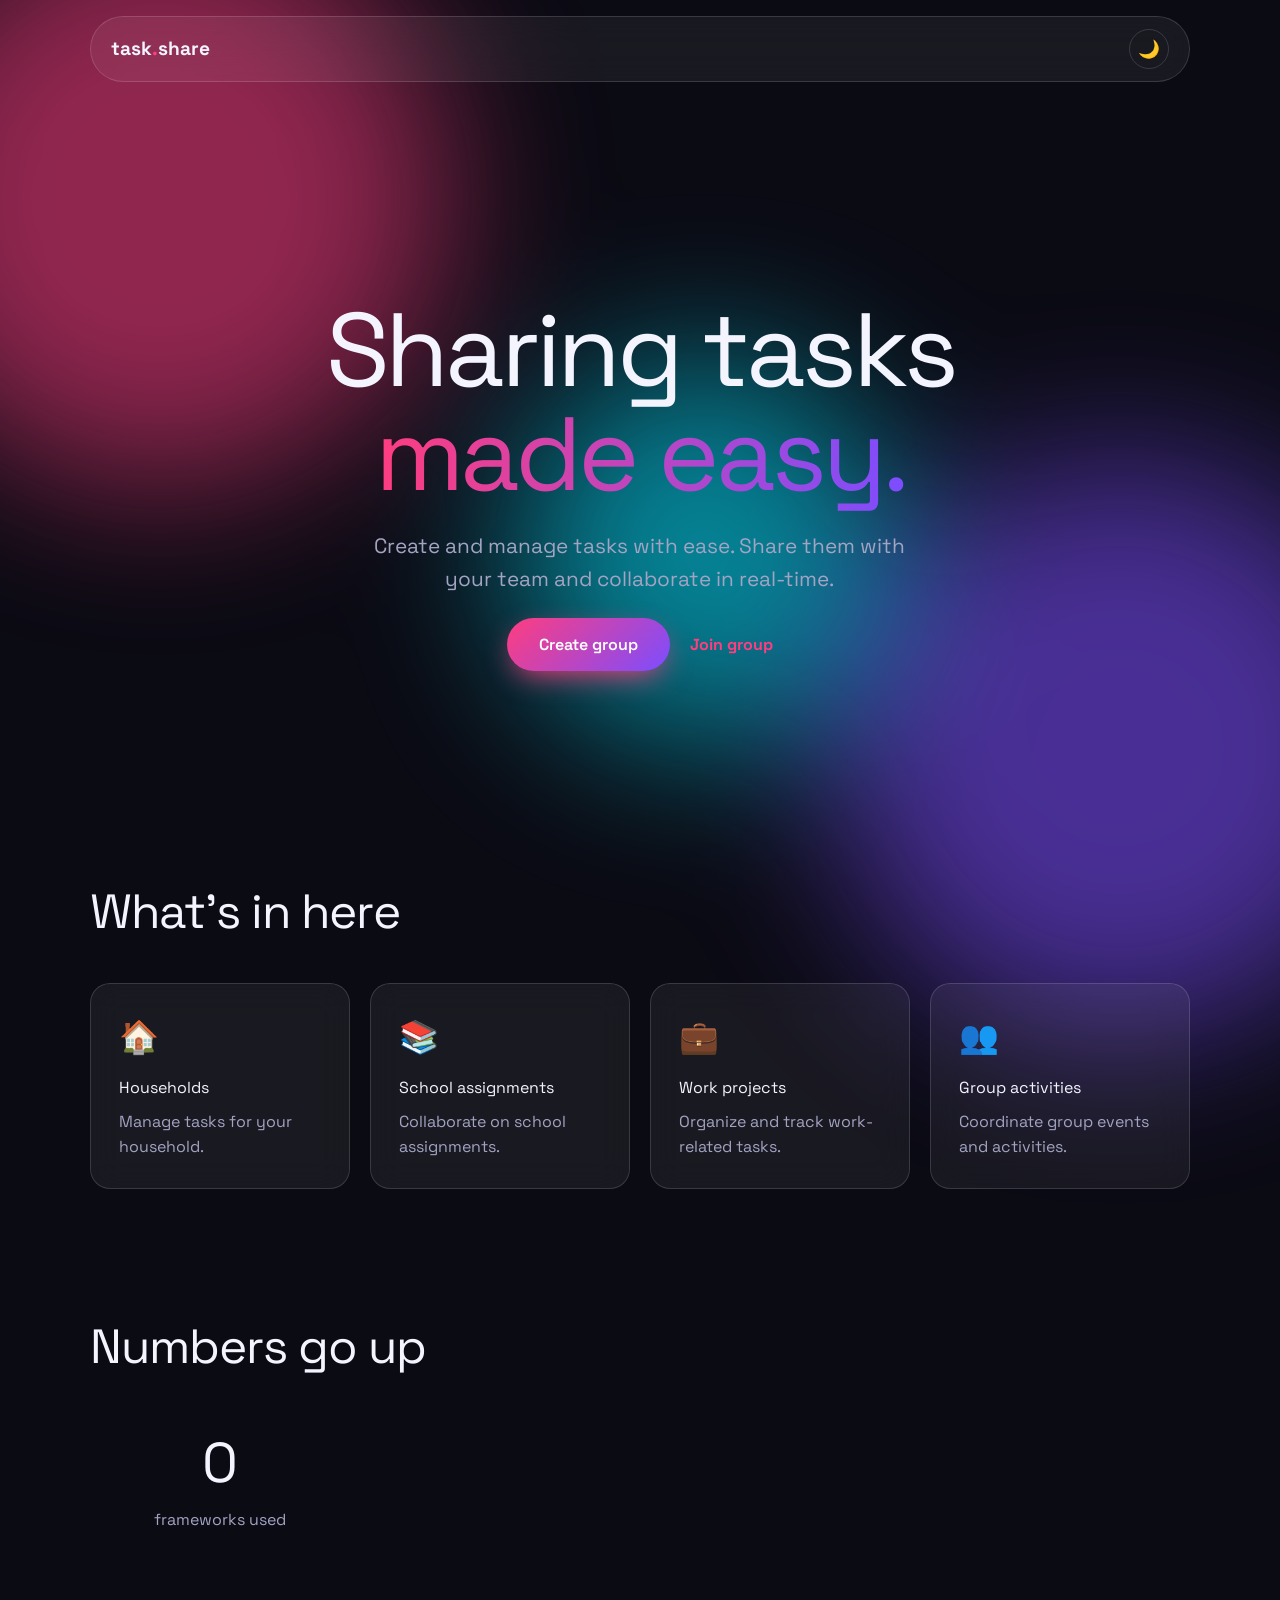
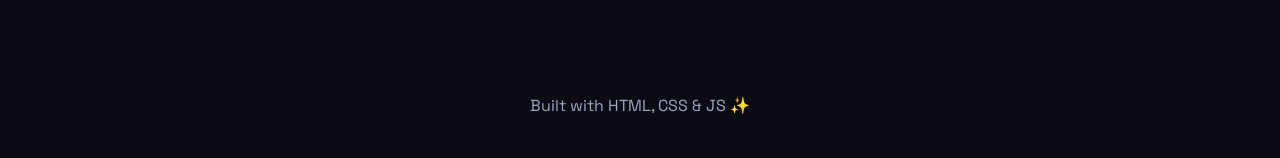
<file: index.html>
<!doctype html>
<html lang="en">
<head>
  <meta charset="utf-8" />
  <meta name="viewport" content="width=device-width, initial-scale=1" />
  <title>Taskshare</title>
  <link rel="preconnect" href="https://fonts.googleapis.com" />
  <link href="https://fonts.googleapis.com/css2?family=Space+Grotesk:wght@400;600;700&display=swap" rel="stylesheet" />
  <link rel="stylesheet" href="assets/css/reset.css" />
  <link rel="stylesheet" href="assets/css/base.css" />
  <link rel="stylesheet" href="assets/css/components.css" />
  <script src="assets/js/auth.js"></script>
  <script src="assets/js/script.js" defer></script>
</head>
<body>
  <div class="blobs"><div class="blob"></div><div class="blob"></div><div class="blob"></div></div>

  <nav>
    <div class="logo">task<span>.</span>share</div>
    <button class="theme-toggle" id="themeToggle" aria-label="Toggle theme">🌙</button>
  </nav>

  <header class="hero">
    <div>
      <h1>Sharing tasks<br /><span class="gradient-text">made easy.</span></h1>
      <p>Create and manage tasks with ease. Share them with your team and collaborate in real-time.</p>
      <a href="pages/create-group.html" class="btn" id="ctaBtn" data-requires-auth>Create group</a>
      <a href="pages/join-group.html" class="neon-link" data-requires-auth>Join group</a>
    </div>
  </header>

  <section>
    <h2 class="reveal">What's in here</h2>
    <div class="cards">
      <div class="card reveal"><div class="icon">🏠</div><h3>Households</h3><p>Manage tasks for your household.</p></div>
      <div class="card reveal"><div class="icon">📚</div><h3>School assignments</h3><p>Collaborate on school assignments.</p></div>
      <div class="card reveal"><div class="icon">💼</div><h3>Work projects</h3><p>Organize and track work-related tasks.</p></div>
      <div class="card reveal"><div class="icon">👥</div><h3>Group activities</h3><p>Coordinate group events and activities.</p></div>
    </div>
  </section>

  <section>
    <h2 class="reveal">Numbers go up</h2>
    <div class="stats">
      <div class="stat reveal"><strong data-count="0">0</strong><span>frameworks used</span></div>
      <div class="stat reveal"><strong data-count="1">0</strong><span>file</span></div>
      <div class="stat reveal"><strong data-count="100">0</strong><span>% vanilla</span></div>
      <div class="stat reveal"><strong data-count="9001">0</strong><span>vibes</span></div>
    </div>
  </section>

  <footer>Built with HTML, CSS &amp; JS ✨</footer>
</body>
</html>
</file>
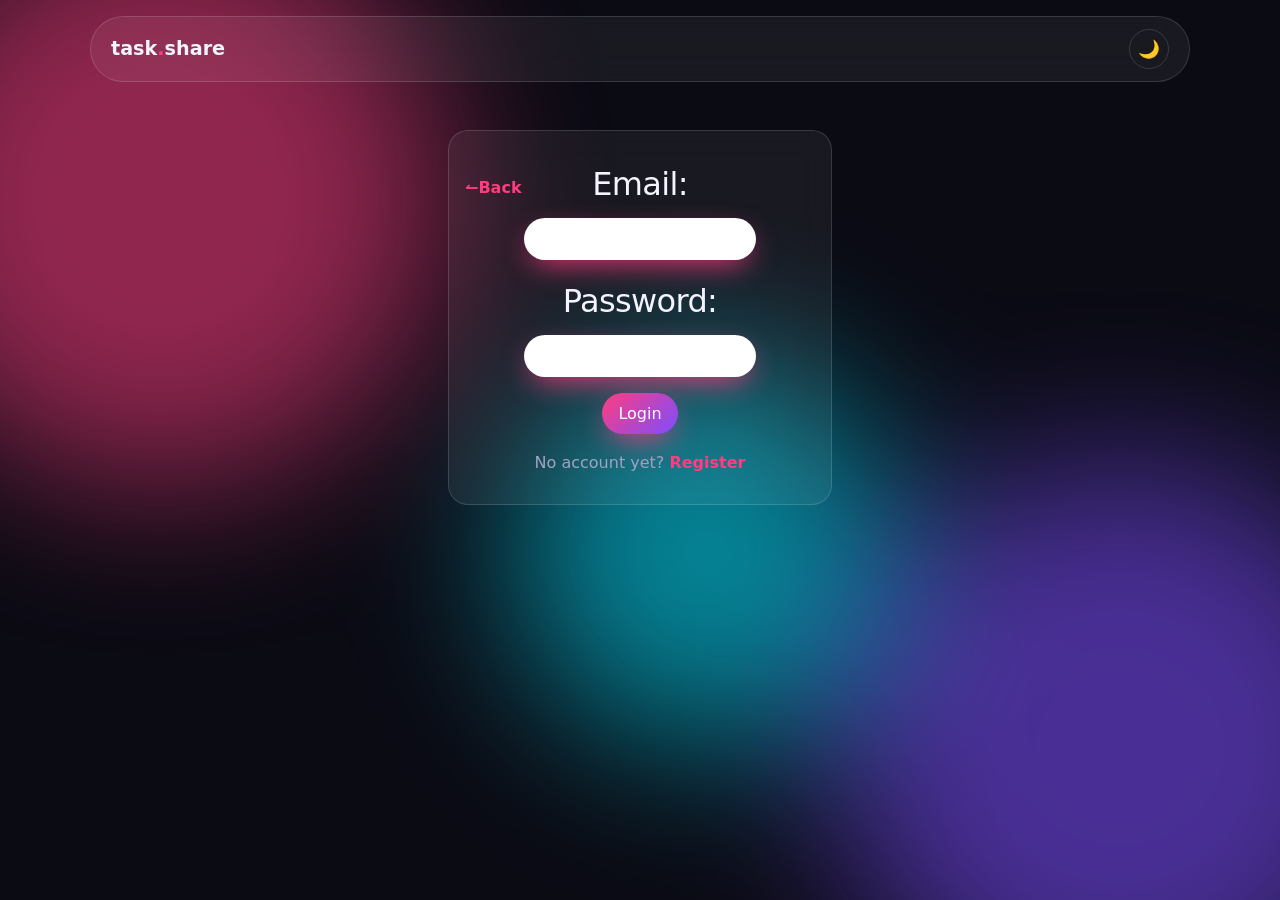
<file: pages/create-group.html>
<!doctype html>
<html lang="en">
  <head>
    <meta charset="UTF-8" />
    <meta name="viewport" content="width=device-width, initial-scale=1.0" />
    <link rel="stylesheet" href="../assets/css/reset.css" />
    <link rel="stylesheet" href="../assets/css/base.css" />
    <link rel="stylesheet" href="../assets/css/components.css" />
    <script src="../assets/js/auth.js" data-require-auth></script>
    <script src="../assets/js/script.js" defer></script>
    <title>Create-group</title>
  </head>
  <body>
    <!-- This page allows the user to create a group. -->

    <div class="blobs">
      <div class="blob"></div>
      <div class="blob"></div>
      <div class="blob"></div>
    </div>

    <nav>
      <div class="logo">task<span>.</span>share</div>
      <button class="theme-toggle" id="themeToggle" aria-label="Toggle theme">
        🌙
      </button>
    </nav>

    
    <form id="create-group-form">
      <a href="../index.html" class="neon-link" id="back">↼Back</a>
      <div class="form-container">
        <label for="group-name">Group name:</label>
        <input type="text" id="group-name" name="group-name" required />

        <button class="btn-primary" type="submit">Create</button>
      </div>
    </form>
  </body>
</html>
</file>
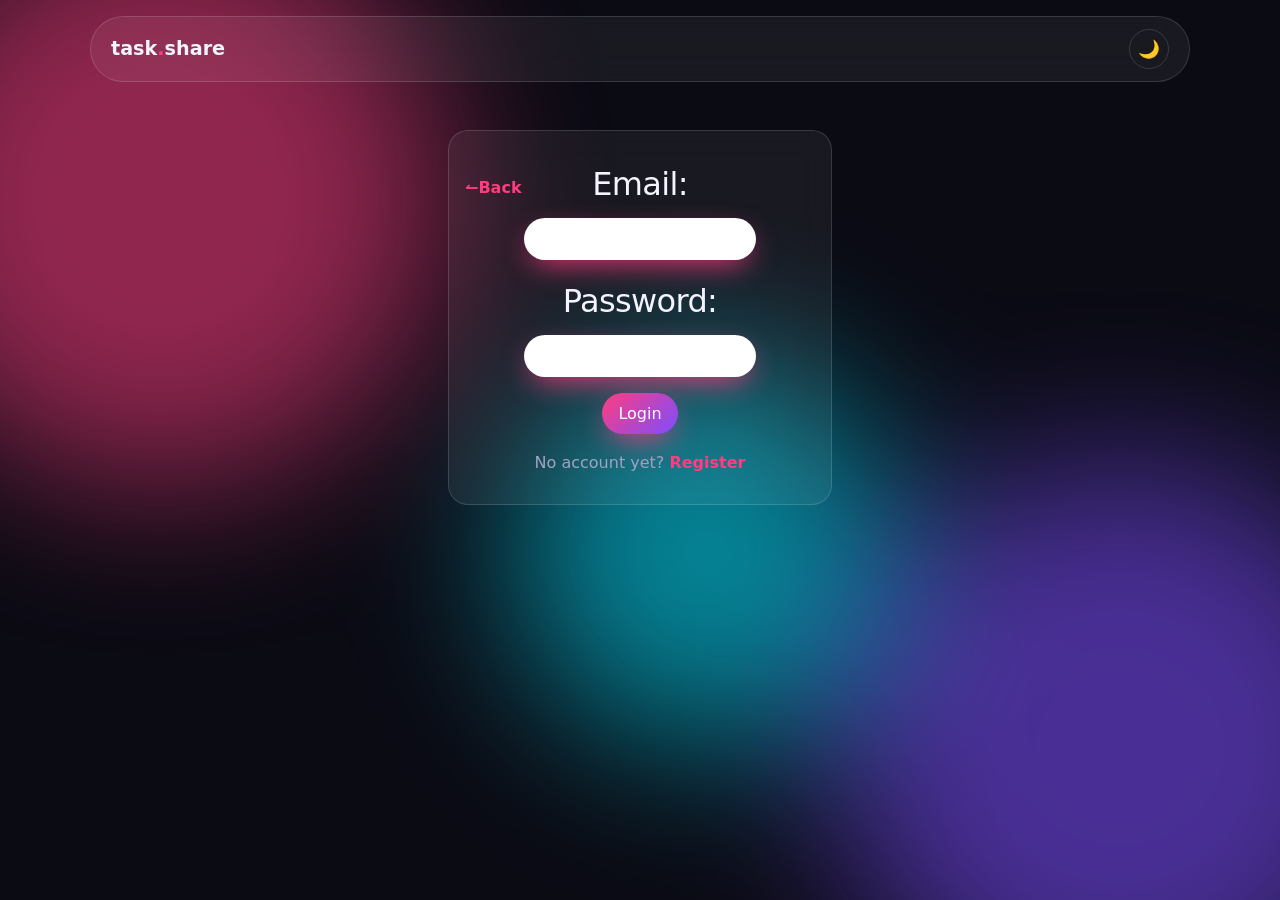
<file: pages/group-detail.html>
<!doctype html>
<html lang="en">
  <head>
    <meta charset="UTF-8" />
    <meta name="viewport" content="width=device-width, initial-scale=1.0" />
    <link rel="stylesheet" href="../assets/css/reset.css" />
    <link rel="stylesheet" href="../assets/css/base.css" />
    <link rel="stylesheet" href="../assets/css/components.css" />
    <script src="../assets/js/auth.js" data-require-auth></script>
    <script src="../assets/js/script.js" defer></script>
    <title>Group-detail</title>
  </head>
  <body>
    <!-- On this page the group details are displayed, like the code and the members
    and the tasks. -->

    <div class="blobs">
      <div class="blob"></div>
      <div class="blob"></div>
      <div class="blob"></div>
    </div>

    <nav>
      <div class="logo">task<span>.</span>share</div>
      <button class="theme-toggle" id="themeToggle" aria-label="Toggle theme">
        🌙
      </button>
    </nav>

    <a href="../index.html" class="neon-link">↼Back</a>
    
    <div>
      <h2 id="group-name"></h2>
      <h3 id="group-code"></h3>

      <div id="task-list"></div>

      <button id="add-task-button"></button>
    </div>
  </body>
</html>
</file>
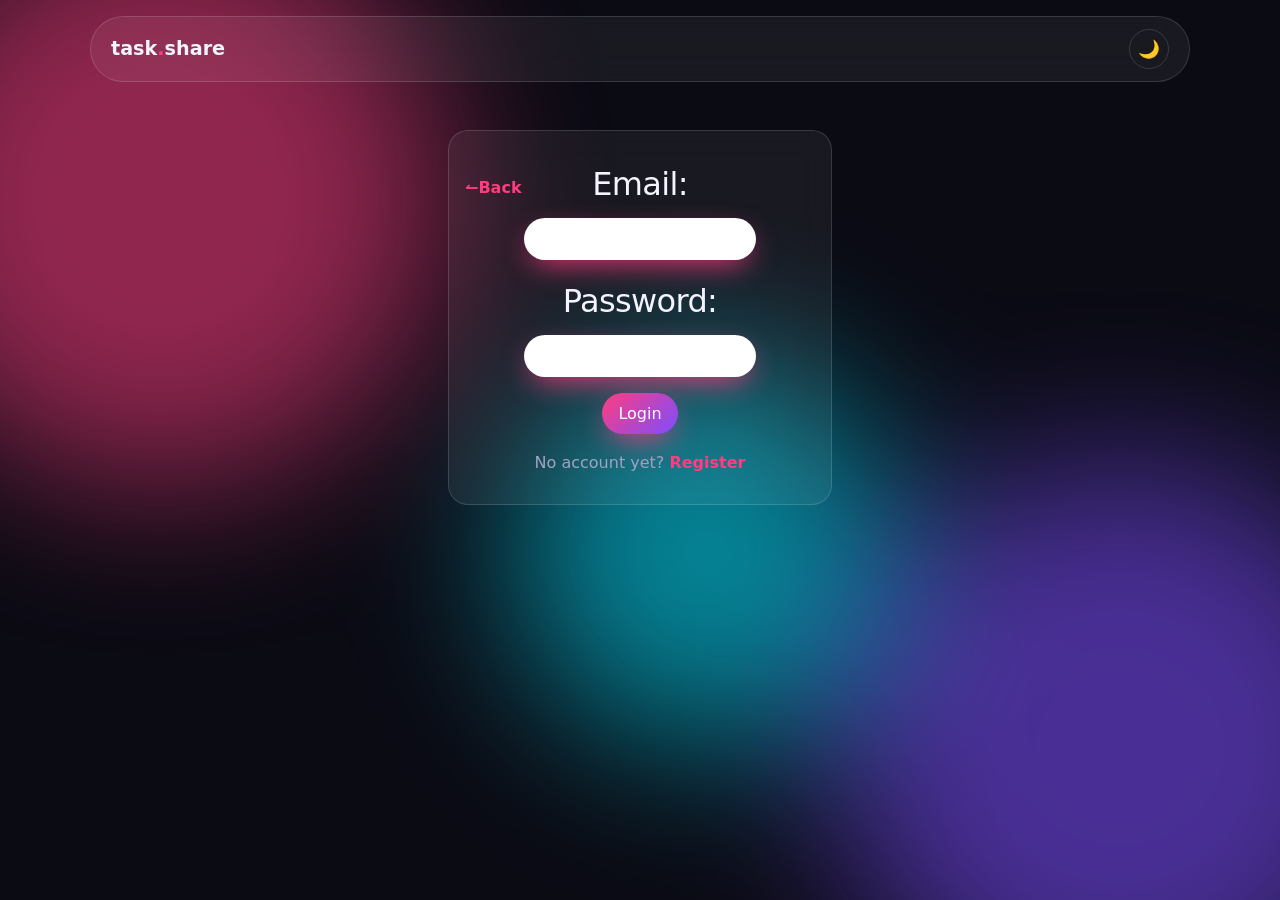
<file: pages/join-group.html>
<!doctype html>
<html lang="en">
  <head>
    <meta charset="UTF-8" />
    <meta name="viewport" content="width=device-width, initial-scale=1.0" />
    <link rel="stylesheet" href="../assets/css/reset.css" />
    <link rel="stylesheet" href="../assets/css/base.css" />
    <link rel="stylesheet" href="../assets/css/components.css" />
    <script src="../assets/js/auth.js" data-require-auth></script>
    <script src="../assets/js/script.js" defer></script>
    <title>Join-group</title>
  </head>
  <body>
    <!-- On this page I want a simple imput field that allows a user to join a
    group with a code and a button press. That button press hadnles an api call,
    the user then is redirected to a new page called group-(code) overview. -->

    <div class="blobs">
      <div class="blob"></div>
      <div class="blob"></div>
      <div class="blob"></div>
    </div>

    <nav>
      <div class="logo">task<span>.</span>share</div>
      <button class="theme-toggle" id="themeToggle" aria-label="Toggle theme">
        🌙
      </button>
    </nav>

    
    <form id="join-group-form">
      <a href="../index.html" class="neon-link" id="back">↼Back</a>
      <div class="form-container">
        <label for="code-input">Group code:</label>
        <input type="text" id="code-input" required />

        <button class="btn" type="submit">Join</button>
      </div>
    </form>
  </body>
</html>
</file>
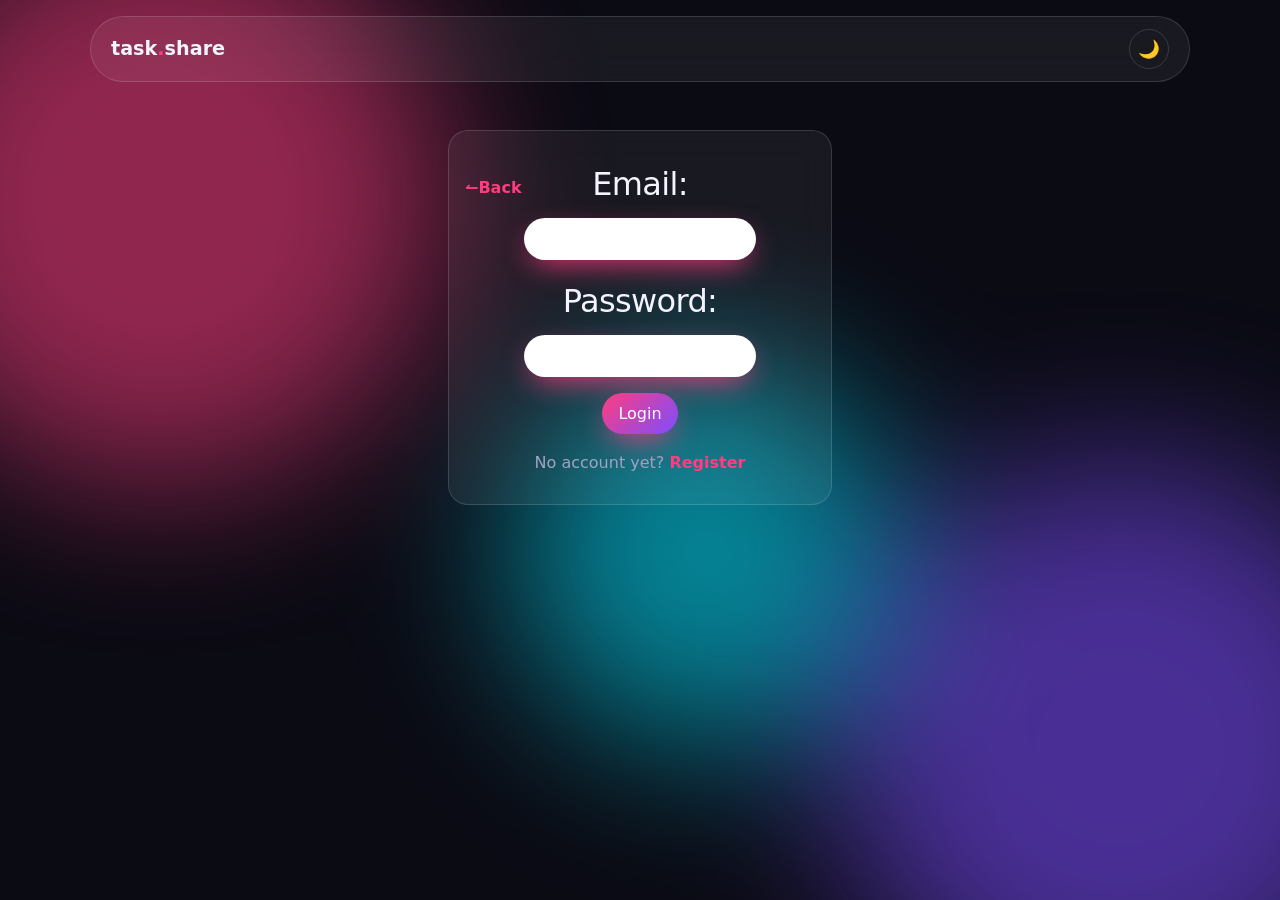
<file: pages/login.html>
<!doctype html>
<html lang="en">
  <head>
    <meta charset="UTF-8" />
    <meta name="viewport" content="width=device-width, initial-scale=1.0" />
    <link rel="stylesheet" href="../assets/css/reset.css" />
    <link rel="stylesheet" href="../assets/css/base.css" />
    <link rel="stylesheet" href="../assets/css/components.css" />
    <script src="../assets/js/auth.js"></script>
    <script src="../assets/js/script.js" defer></script>
    <title>Login</title>
  </head>
  <body>
    <div class="blobs">
      <div class="blob"></div>
      <div class="blob"></div>
      <div class="blob"></div>
    </div>

    <nav>
      <div class="logo">task<span>.</span>share</div>
      <button class="theme-toggle" id="themeToggle" aria-label="Toggle theme">
        🌙
      </button>
    </nav>

    <form id="login-form" novalidate>
      <a href="../index.html" class="neon-link" id="back">↼Back</a>
      <label for="email">Email:</label>
      <input
        type="email"
        id="email"
        name="email"
        autocomplete="email"
        required
      />

      <label for="password">Password:</label>
      <input
        type="password"
        id="password"
        name="password"
        autocomplete="current-password"
        required
      />

      <p class="form-error" id="login-error" role="alert" hidden></p>

      <button class="btn-primary" type="submit" id="login-button">Login</button>

      <p class="form-footer">
        No account yet? <a href="register.html">Register</a>
      </p>
    </form>

    <script>
      const params = new URLSearchParams(location.search);
      const redirectTo = Auth.safeRedirect(
        params.get("redirect") || "../index.html",
      );

      // Already logged in? Skip the form.
      if (Auth.isLoggedIn()) location.replace(redirectTo);

      const form = document.getElementById("login-form");
      const errorBox = document.getElementById("login-error");
      const button = document.getElementById("login-button");

      const showError = (msg) => {
        errorBox.textContent = msg;
        errorBox.hidden = !msg;
      };

      form.addEventListener("submit", async (e) => {
        e.preventDefault();
        showError("");

        if (!form.checkValidity()) {
          showError("Please enter a valid email and password.");
          return;
        }

        button.disabled = true;
        button.textContent = "Logging in…";
        try {
          await Auth.login(form.email.value.trim(), form.password.value);
          location.replace(redirectTo);
        } catch (err) {
          showError(err.message);
          button.disabled = false;
          button.textContent = "Login";
        }
      });
    </script>
  </body>
</html>
</file>
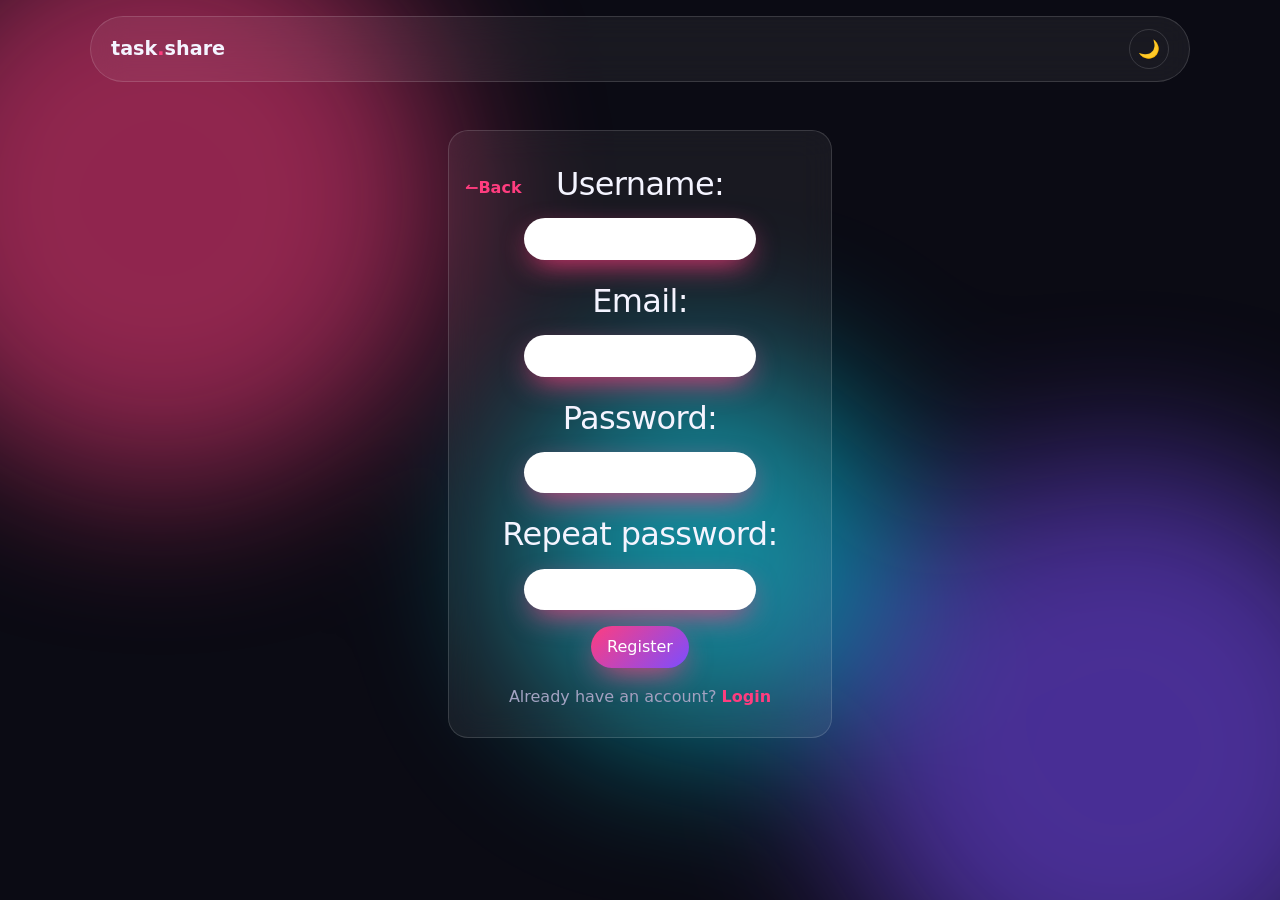
<file: pages/register.html>
<!doctype html>
<html lang="en">
  <head>
    <meta charset="UTF-8" />
    <meta name="viewport" content="width=device-width, initial-scale=1.0" />
    <link rel="stylesheet" href="../assets/css/reset.css" />
    <link rel="stylesheet" href="../assets/css/base.css" />
    <link rel="stylesheet" href="../assets/css/components.css" />
    <script src="../assets/js/auth.js"></script>
    <script src="../assets/js/script.js" defer></script>
    <title>Register</title>
  </head>
  <body>
    <div class="blobs">
      <div class="blob"></div>
      <div class="blob"></div>
      <div class="blob"></div>
    </div>

    <nav>
      <div class="logo">task<span>.</span>share</div>
      <button class="theme-toggle" id="themeToggle" aria-label="Toggle theme">
        🌙
      </button>
    </nav>

    <form id="register-form" novalidate>
      <a href="../index.html" class="neon-link" id="back">↼Back</a>
      <label for="username">Username:</label>
      <input
        type="text"
        id="username"
        name="username"
        autocomplete="username"
        required
      />

      <label for="email">Email:</label>
      <input
        type="email"
        id="email"
        name="email"
        autocomplete="email"
        required
      />

      <label for="password">Password:</label>
      <input
        type="password"
        id="password"
        name="password"
        autocomplete="new-password"
        minlength="6"
        required
      />

      <label for="repeat-password">Repeat password:</label>
      <input
        type="password"
        id="repeat-password"
        name="repeatPassword"
        autocomplete="new-password"
        required
      />

      <p class="form-error" id="register-error" role="alert" hidden></p>

      <button class="btn-primary" type="submit" id="register-button">
        Register
      </button>

      <p class="form-footer">
        Already have an account? <a href="login.html">Login</a>
      </p>
    </form>

    <script>
      // Already logged in? Nothing to register.
      if (Auth.isLoggedIn()) location.replace(Auth.safeRedirect("../index.html"));

      const form = document.getElementById("register-form");
      const errorBox = document.getElementById("register-error");
      const button = document.getElementById("register-button");

      const showError = (msg) => {
        errorBox.textContent = msg;
        errorBox.hidden = !msg;
      };

      const setBusy = (busy) => {
        button.disabled = busy;
        button.textContent = busy ? "Creating account…" : "Register";
      };

      form.addEventListener("submit", async (e) => {
        e.preventDefault();
        showError("");

        const username = form.username.value.trim();
        const email = form.email.value.trim();
        const password = form.password.value;

        if (!username) return showError("Please choose a username.");
        if (!form.email.checkValidity()) return showError("Please enter a valid email address.");
        if (password.length < 6) return showError("Your password must be at least 6 characters.");
        if (password !== form.repeatPassword.value) return showError("The passwords don't match.");

        setBusy(true);
        try {
          await Auth.register(username, email, password);
        } catch (err) {
          showError(err.message);
          setBusy(false);
          return;
        }

        // Account created: log straight in. If that fails, send them to the login page.
        try {
          await Auth.login(email, password);
          location.replace(Auth.safeRedirect("../index.html"));
        } catch {
          location.replace("login.html");
        }
      });
    </script>
  </body>
</html>
</file>
<file: assets/css/base.css>
:root {
  --bg: #0b0b14;
  --text: #f4f4ff;
  --muted: #a3a3c2;
  --glass: rgba(255, 255, 255, 0.06);
  --glass-border: rgba(255, 255, 255, 0.14);
  --accent-1: #ff3d7f;
  --accent-2: #7c4dff;
  --accent-3: #00e5ff;
  --radius: 20px;
}
[data-theme="light"] {
  --bg: #f6f5ff;
  --text: #15132b;
  --muted: #5c5a7a;
  --glass: rgba(255, 255, 255, 0.55);
  --glass-border: rgba(20, 10, 60, 0.12);
}

* {
  box-sizing: border-box;
  margin: 0;
  padding: 0;
}

body {
  font-family: "Space Grotesk", system-ui, sans-serif;
  background: var(--bg);
  color: var(--text);
  line-height: 1.6;
  overflow-x: hidden;
  transition:
    background 0.4s,
    color 0.4s;
}

a {
  color: var(--text);
  text-decoration: none;
  transition: color 0.4s;
}

.neon-link {
  color: var(--accent-1);
  text-decoration: none;
  font-weight: bold;
  margin-left: 16px;
  :hover {
    transform: translateY(-3px);
    /*Add any additional hover styles here*/
  }
}

/* Scroll reveal */
.reveal {
  opacity: 0;
  transform: translateY(40px);
  transition:
    opacity 0.8s,
    transform 0.8s;
}
.reveal.visible {
  opacity: 1;
  transform: none;
}

footer {
  text-align: center;
  color: var(--muted);
  padding: 40px 16px;
}

@media (prefers-reduced-motion: reduce) {
  *,
  *::before,
  *::after {
    animation: none !important;
    transition: none !important;
  }
  .reveal {
    opacity: 1;
    transform: none;
  }
}
</file>
<file: assets/css/components.css>
/* ---------- Animated background blobs ---------- */
.blobs {
  position: fixed;
  inset: 0;
  z-index: -1;
  filter: blur(80px);
  opacity: 0.55;
}
.blob {
  position: absolute;
  width: 45vmax;
  height: 45vmax;
  border-radius: 50%;
  animation: float 18s ease-in-out infinite alternate;
}
.blob:nth-child(1) {
  background: var(--accent-1);
  top: -10%;
  left: -10%;
}
.blob:nth-child(2) {
  background: var(--accent-2);
  bottom: -15%;
  right: -10%;
  animation-delay: -6s;
}
.blob:nth-child(3) {
  background: var(--accent-3);
  top: 40%;
  left: 40%;
  width: 30vmax;
  height: 30vmax;
  animation-delay: -12s;
}
@keyframes float {
  to {
    transform: translate(10vw, 8vh) scale(1.2) rotate(40deg);
  }
}

/* Nav */
nav {
  position: sticky;
  top: 16px;
  z-index: 10;
  margin: 16px auto 0;
  width: min(1100px, calc(100% - 32px));
  display: flex;
  align-items: center;
  justify-content: space-between;
  padding: 12px 20px;
  border-radius: 999px;
  background: var(--glass);
  border: 1px solid var(--glass-border);
  backdrop-filter: blur(16px);
}
.logo {
  font-weight: 700;
  font-size: 1.2rem;
}
.logo span {
  color: var(--accent-1);
}
.theme-toggle {
  background: none;
  border: 1px solid var(--glass-border);
  color: var(--text);
  width: 40px;
  height: 40px;
  border-radius: 50%;
  cursor: pointer;
  font-size: 1.1rem;
  transition: transform 0.4s;
}
.theme-toggle:hover {
  transform: rotate(180deg);
}

/* Hero */

.hero-image {
  max-width: 100%;
  height: auto;
  margin: 2rem;
  border-radius: 400rem;
}
.hero {
  min-height: 88vh;
  display: grid;
  place-items: center;
  text-align: center;
  padding: 0 16px;
}
.hero h1 {
  font-size: clamp(2.6rem, 9vw, 6.5rem);
  line-height: 1;
  letter-spacing: -0.04em;
}
.gradient-text {
  background: linear-gradient(
    90deg,
    var(--accent-1),
    var(--accent-2),
    var(--accent-3),
    var(--accent-1)
  );
  background-size: 300% 100%;
  -webkit-background-clip: text;
  background-clip: text;
  color: transparent;
  animation: shimmer 6s linear infinite;
}
@keyframes shimmer {
  to {
    background-position: 300% 0;
  }
}
.hero p {
  color: var(--muted);
  font-size: clamp(1rem, 2.5vw, 1.3rem);
  margin: 24px auto 36px;
  max-width: 560px;
}

.btn {
  position: relative;
  overflow: hidden;
  border: none;
  cursor: pointer;
  font: inherit;
  font-weight: 600;
  padding: 16px 32px;
  border-radius: 999px;
  color: white;
  background: linear-gradient(135deg, var(--accent-1), var(--accent-2));
  box-shadow: 0 10px 30px -8px var(--accent-1);
  transition:
    transform 0.2s,
    box-shadow 0.2s;
}

.btn-primary {
  position: relative;
  overflow: hidden;
  border: none;
  cursor: pointer;
  font: inherit;
  font-weight: 400;
  padding: 8px 16px;
  border-radius: 999px;
  color: white;
  background: linear-gradient(135deg, var(--accent-1), var(--accent-2));
  box-shadow: 0 10px 30px -8px var(--accent-1);
  transition:
    transform 0.2s,
    box-shadow 0.2s;
}

.btn:hover {
  transform: translateY(-3px);
  box-shadow: 0 16px 40px -8px var(--accent-1);
}
.ripple {
  position: absolute;
  border-radius: 50%;
  background: rgba(255, 255, 255, 0.5);
  transform: scale(0);
  animation: ripple 0.6s ease-out forwards;
  pointer-events: none;
}
@keyframes ripple {
  to {
    transform: scale(4);
    opacity: 0;
  }
}

/* Sections */
section {
  width: min(1100px, calc(100% - 32px));
  margin: 0 auto 120px;
}

h2 {
  font-size: clamp(1.8rem, 5vw, 3rem);
  margin-bottom: 32px;
  letter-spacing: -0.02em;
}

label {
  font-size: clamp(1rem, 3vw, 2rem);
  margin-bottom: 0.5rem;
  letter-spacing: -0.02em;
}

.cards {
  display: grid;
  grid-template-columns: repeat(auto-fit, minmax(240px, 1fr));
  gap: 20px;
}
.card {
  padding: 28px;
  border-radius: var(--radius);
  background: var(--glass);
  border: 1px solid var(--glass-border);
  backdrop-filter: blur(16px);
  transition:
    transform 0.15s ease-out,
    border-color 0.3s;
  transform-style: preserve-3d;
}
.card:hover {
  border-color: var(--accent-2);
}
.card .icon {
  font-size: 2rem;
  margin-bottom: 12px;
}
.card h3 {
  margin-bottom: 8px;
}
.card p {
  color: var(--muted);
}

.stats {
  display: grid;
  grid-template-columns: repeat(auto-fit, minmax(160px, 1fr));
  gap: 20px;
  text-align: center;
}
.stat strong {
  display: block;
  font-size: clamp(2.4rem, 6vw, 3.5rem);
}
.stat span {
  color: var(--muted);
}

/* Forms */
form {
  display: flex;
  flex-direction: column;
  align-items: center;
  margin: 3rem auto 0 auto;
  width: 30%;
  padding: 28px;
  border-radius: var(--radius);
  background: var(--glass);
  border: 1px solid var(--glass-border);
  backdrop-filter: blur(16px);
  transition:
    transform 0.15s ease-out,
    border-color 0.3s;
  transform-style: preserve-3d;
}

input {
  margin-bottom: 1rem;
  position: relative;
  overflow: hidden;
  border: none;
  font: inherit;
  font-weight: 400;
  padding: 8px 16px;
  border-radius: 999px;
  color: Black;
  box-shadow: 0 10px 30px -8px var(--accent-1);
  transition:
    transform 0.2s,
    box-shadow 0.2s;
}

#back {
  position: fixed;
  left:0;
  margin: 1rem;
}

#code-input{
  text-transform: uppercase;
}

/* Form messages */
.form-error {
  color: var(--accent-1);
  font-weight: 600;
  margin-bottom: 1rem;
  text-align: center;
}
.form-footer {
  margin-top: 1rem;
  color: var(--muted);
}
.form-footer a {
  color: var(--accent-1);
  font-weight: 600;
}
.btn-primary:disabled {
  opacity: 0.6;
  cursor: wait;
}
</file>
